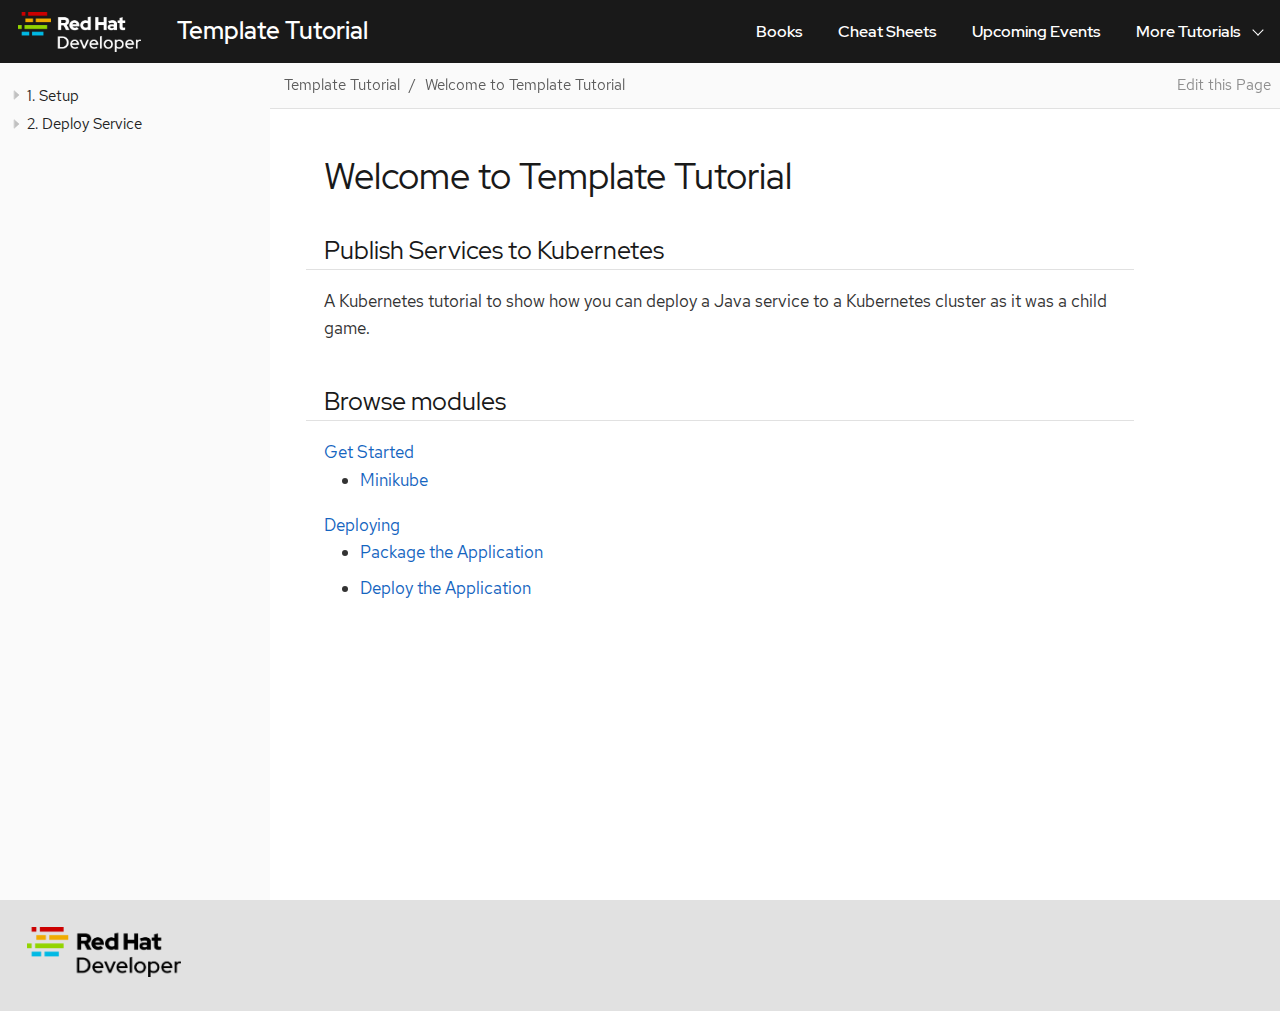
<file: template-tutorial/1.0.x/index.html>
<!DOCTYPE html>
<html lang="en">
  <head>
    <meta charset="utf-8">
    <meta name="viewport" content="width=device-width,initial-scale=1">
    <title>Welcome to Template Tutorial :: Template Tutorial</title>
    <link rel="canonical" href="https://redhat-developer-demos.github.io/template-tutorial/template-tutorial/1.0.x/index.html">
    <meta name="generator" content="Antora 2.2.0">
    <link rel="stylesheet" href="../../_/css/site.css">
  </head>
  <body class="article">
<header class="header">
  <nav class="navbar">
    <div class="navbar-brand">
      <a class="navbar-item" href="https://developers.redhat.com" target="_blank"><img src="../../_/img/NewRHDFullLogo_4-color_white-wordmark.png" height="40px" alt="Red Hat Developer Program"></a>
      <a class="navbar-item" style="font-size: 24px; color: white" href="https://redhat-developer-demos.github.io/template-tutorial">Template Tutorial</a>
      <button class="navbar-burger" data-target="topbar-nav">
        <span></span>
        <span></span>
        <span></span>
      </button>
    </div>
    <div id="topbar-nav" class="navbar-menu">
      <div class="navbar-end">
        <a class="navbar-item" href="https://developers.redhat.com/ebooks/" target="_blank">Books</a>
        <a class="navbar-item" href="https://developers.redhat.com/cheatsheets/" target="_blank">Cheat Sheets</a>
        <a class="navbar-item" href="https://developers.redhat.com/events/" target="_blank">Upcoming Events</a>
        <div class="navbar-item has-dropdown is-hoverable">
          <a class="navbar-link" href="#">More Tutorials</a>
          <div class="navbar-dropdown">
            <a class="navbar-item" href="https://redhat-developer-demos.github.io/kubernetes-tutorial/" target="_blank">Kubernetes</a>
            <a class="navbar-item" href="https://redhat-developer-demos.github.io/istio-tutorial/" target="_blank">Istio</a>
            <a class="navbar-item" href="https://redhat-developer-demos.github.io/quarkus-tutorial/" target="_blank">Quarkus</a>
            <a class="navbar-item" href="https://redhat-developer-demos.github.io/knative-tutorial/" target="_blank">Knative</a>
            <a class="navbar-item" href="https://redhat-developer-demos.github.io/tekton-tutorial/" target="_blank">Tekton</a>
          </div>
        </div>
      </div>
    </div>
  </nav>
</header>
<div class="body">
<div class="nav-container" data-component="template-tutorial" data-version="1.0.x">
  <aside class="nav">
    <div class="panels">
<div class="nav-panel-menu is-active" data-panel="menu">
  <nav class="nav-menu">
    <h3 class="title"><a href="index.html"></a></h3>
<ul class="nav-list">
  <li class="nav-item" data-depth="0">
<ul class="nav-list">
  <li class="nav-item" data-depth="1">
    <button class="nav-item-toggle"></button>
    <a class="nav-link" href="01-setup.html">1. Setup</a>
<ul class="nav-list">
  <li class="nav-item" data-depth="2">
    <a class="nav-link" href="01-setup.html#prerequisite">Prerequisites</a>
  </li>
  <li class="nav-item" data-depth="2">
    <a class="nav-link" href="01-setup.html#minikube">Setup Minikube</a>
  </li>
</ul>
  </li>
  <li class="nav-item" data-depth="1">
    <button class="nav-item-toggle"></button>
    <a class="nav-link" href="02-deploy.html">2. Deploy Service</a>
<ul class="nav-list">
  <li class="nav-item" data-depth="2">
    <a class="nav-link" href="02-deploy.html#package">Build Service</a>
  </li>
  <li class="nav-item" data-depth="2">
    <a class="nav-link" href="02-deploy.html#deploy">Deploy Dervice</a>
  </li>
</ul>
  </li>
</ul>
  </li>
</ul>
  </nav>
</div>
    </div>
  </aside>
</div>
<main class="article">
<div class="toolbar" role="navigation">
<button class="nav-toggle"></button>
<nav class="breadcrumbs" aria-label="breadcrumbs">
  <ul>
    <li><a href="index.html">Template Tutorial</a></li>
    <li><a href="index.html">Welcome to Template Tutorial</a></li>
  </ul>
</nav>
  <div class="edit-this-page"><a href="https://github.com/redhat-developer-demos/rhd-tutorial-template/edit/master/documentation/modules/ROOT/pages/index.adoc">Edit this Page</a></div>
  </div>
  <div class="content">
<article class="doc">
<h1 class="page">Welcome to Template Tutorial</h1>
<div class="sect1 text-center strong">
<h2>Publish Services to Kubernetes</h2>
<div class="sectionbody">
<div class="paragraph">
<p>A Kubernetes tutorial to show how you can deploy a Java service to a Kubernetes cluster as it was a child game.</p>
</div>
</div>
</div>
<div class="sect1 tiles browse">
<h2>Browse modules</h2>
<div class="sectionbody">
<div class="ulist tile">
<div class="title"><a href="01-setup.html" class="page">Get Started</a></div>
<ul>
<li>
<p><a href="01-setup.html#minikube" class="page">Minikube</a></p>
</li>
</ul>
</div>
<div class="ulist tile">
<div class="title"><a href="02-deploy.html" class="page">Deploying</a></div>
<ul>
<li>
<p><a href="02-deploy.html#package" class="page">Package the Application</a></p>
</li>
<li>
<p><a href="02-deploy.html#deploy" class="page">Deploy the Application</a></p>
</li>
</ul>
</div>
</div>
</div>
</article>
<aside class="toc sidebar" data-title="Contents" data-levels="2">
  <div class="toc-menu"></div>
</aside>
  </div>
</main>
</div>
<footer class="footer">
  <a class="rhd-logo" href="https://developers.redhat.com" target="_blank"></div>
</footer>
<script src="../../_/js/vendor/clipboard.js"></script>
<script src="../../_/js/site.js"></script>
<script async src="../../_/js/vendor/highlight.js"></script>
  </body>
</html>
</file>
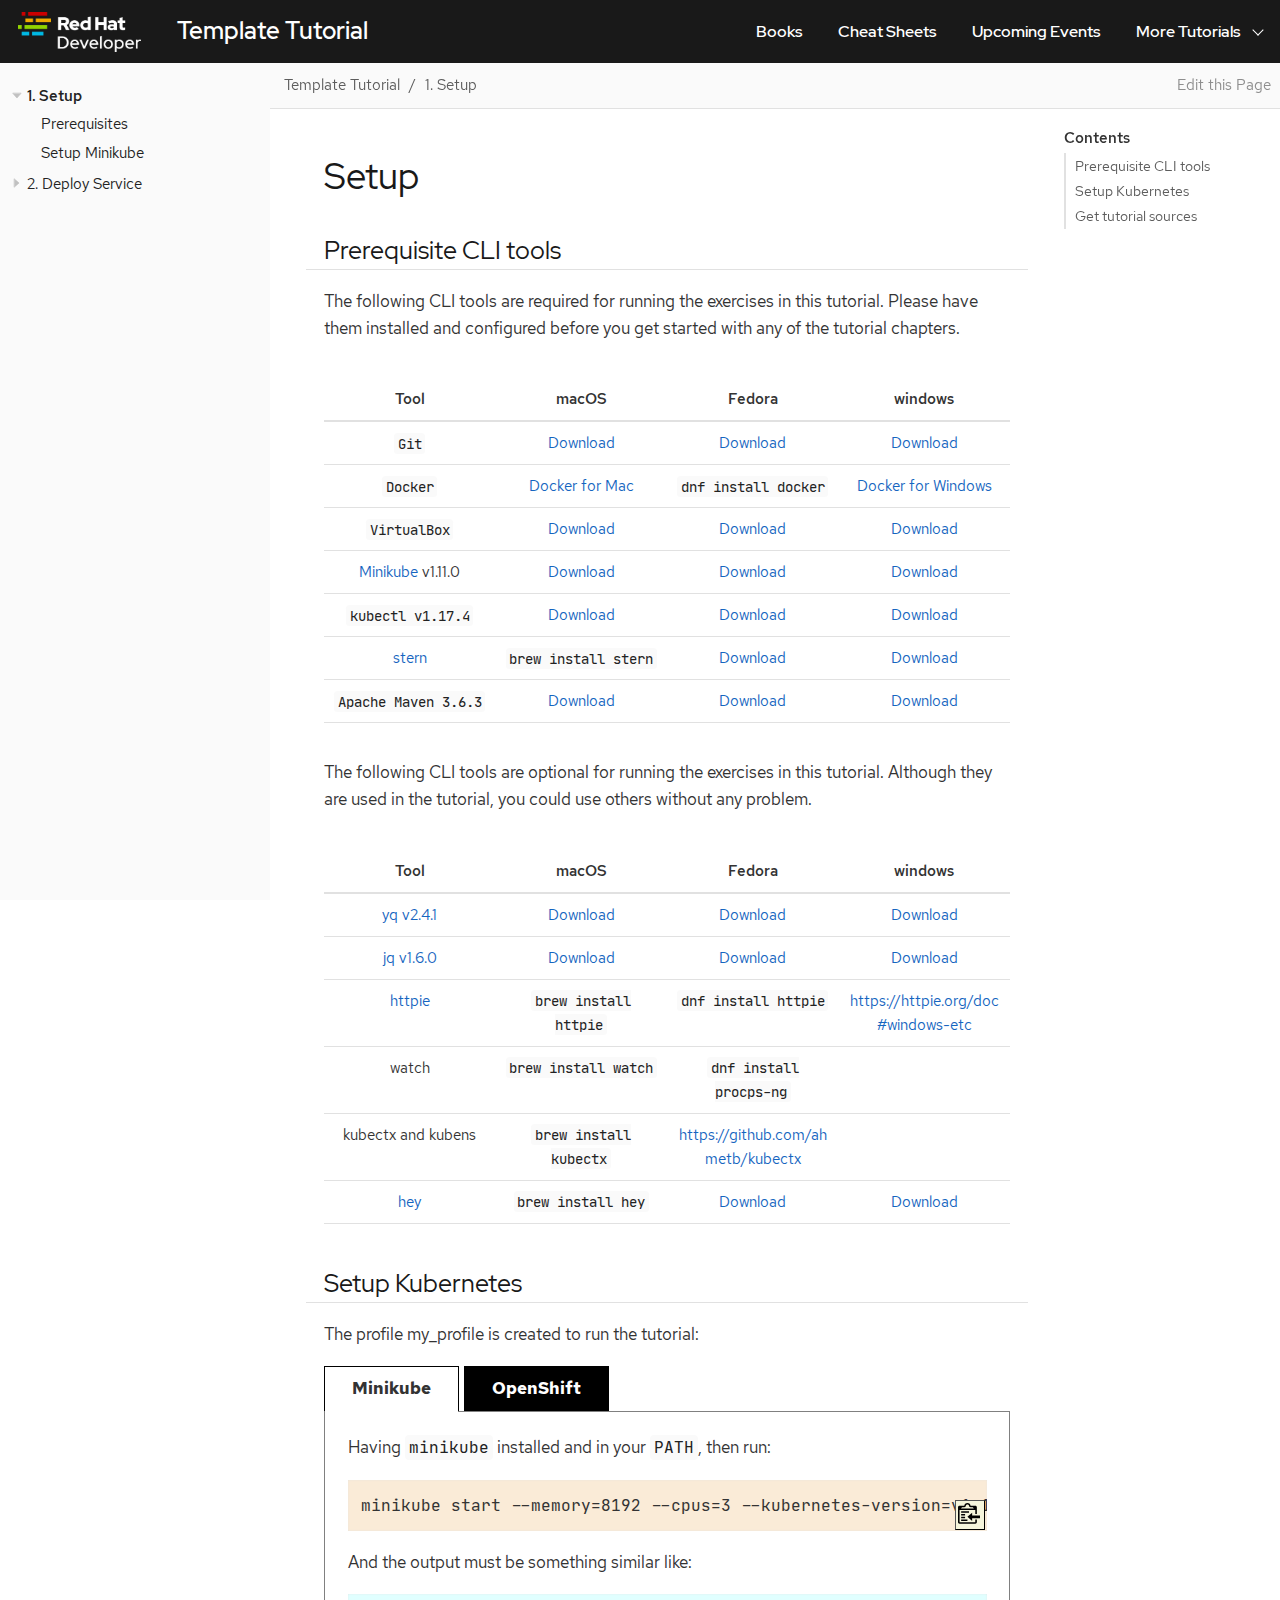
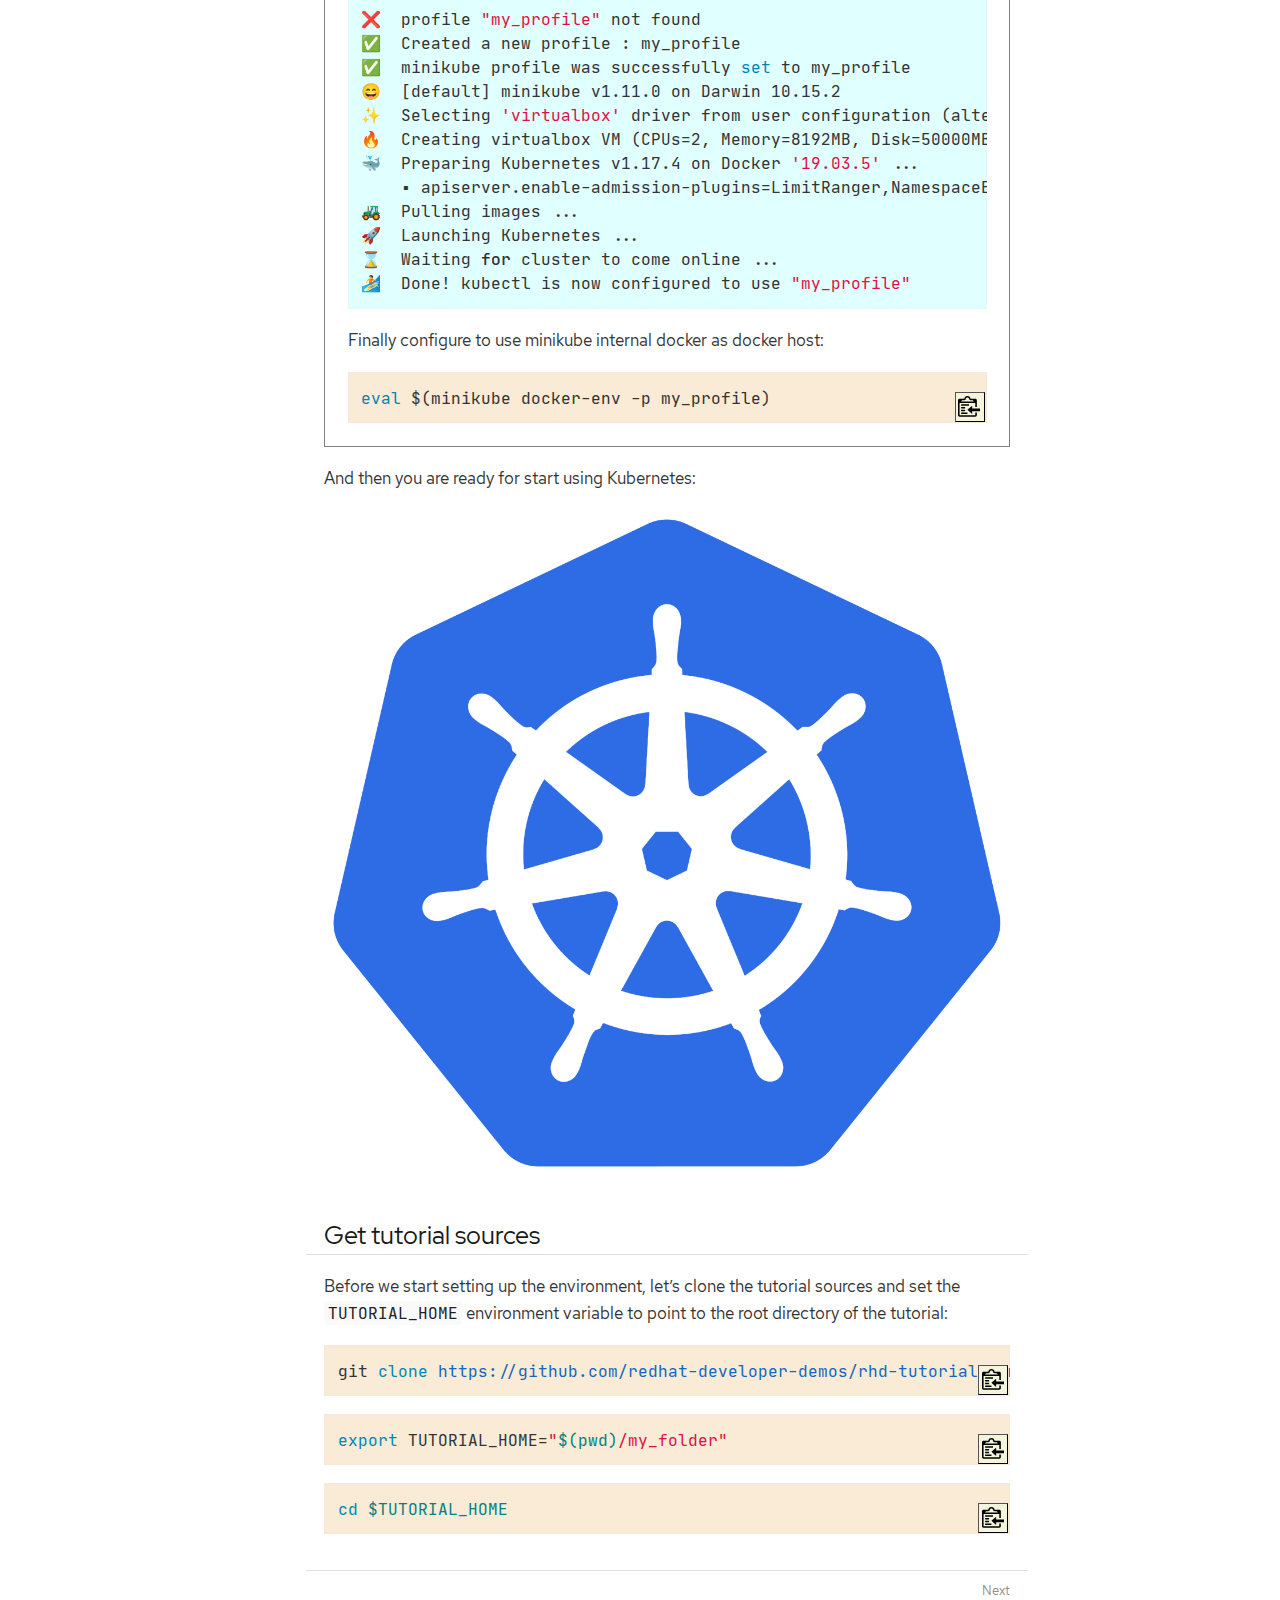
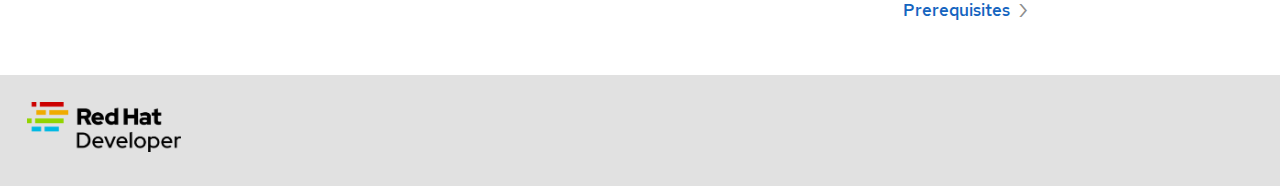
<file: template-tutorial/1.0.x/01-setup.html>
<!DOCTYPE html>
<html lang="en">
  <head>
    <meta charset="utf-8">
    <meta name="viewport" content="width=device-width,initial-scale=1">
    <title>Setup :: Template Tutorial</title>
    <link rel="canonical" href="https://redhat-developer-demos.github.io/template-tutorial/template-tutorial/1.0.x/01-setup.html">
    <link rel="next" href="#prerequisite">
    <meta name="generator" content="Antora 2.2.0">
    <link rel="stylesheet" href="../../_/css/site.css">
  </head>
  <body class="article">
<header class="header">
  <nav class="navbar">
    <div class="navbar-brand">
      <a class="navbar-item" href="https://developers.redhat.com" target="_blank"><img src="../../_/img/NewRHDFullLogo_4-color_white-wordmark.png" height="40px" alt="Red Hat Developer Program"></a>
      <a class="navbar-item" style="font-size: 24px; color: white" href="https://redhat-developer-demos.github.io/template-tutorial">Template Tutorial</a>
      <button class="navbar-burger" data-target="topbar-nav">
        <span></span>
        <span></span>
        <span></span>
      </button>
    </div>
    <div id="topbar-nav" class="navbar-menu">
      <div class="navbar-end">
        <a class="navbar-item" href="https://developers.redhat.com/ebooks/" target="_blank">Books</a>
        <a class="navbar-item" href="https://developers.redhat.com/cheatsheets/" target="_blank">Cheat Sheets</a>
        <a class="navbar-item" href="https://developers.redhat.com/events/" target="_blank">Upcoming Events</a>
        <div class="navbar-item has-dropdown is-hoverable">
          <a class="navbar-link" href="#">More Tutorials</a>
          <div class="navbar-dropdown">
            <a class="navbar-item" href="https://redhat-developer-demos.github.io/kubernetes-tutorial/" target="_blank">Kubernetes</a>
            <a class="navbar-item" href="https://redhat-developer-demos.github.io/istio-tutorial/" target="_blank">Istio</a>
            <a class="navbar-item" href="https://redhat-developer-demos.github.io/quarkus-tutorial/" target="_blank">Quarkus</a>
            <a class="navbar-item" href="https://redhat-developer-demos.github.io/knative-tutorial/" target="_blank">Knative</a>
            <a class="navbar-item" href="https://redhat-developer-demos.github.io/tekton-tutorial/" target="_blank">Tekton</a>
          </div>
        </div>
      </div>
    </div>
  </nav>
</header>
<div class="body">
<div class="nav-container" data-component="template-tutorial" data-version="1.0.x">
  <aside class="nav">
    <div class="panels">
<div class="nav-panel-menu is-active" data-panel="menu">
  <nav class="nav-menu">
    <h3 class="title"><a href="index.html"></a></h3>
<ul class="nav-list">
  <li class="nav-item" data-depth="0">
<ul class="nav-list">
  <li class="nav-item is-current-page" data-depth="1">
    <button class="nav-item-toggle"></button>
    <a class="nav-link" href="01-setup.html">1. Setup</a>
<ul class="nav-list">
  <li class="nav-item" data-depth="2">
    <a class="nav-link" href="#prerequisite">Prerequisites</a>
  </li>
  <li class="nav-item" data-depth="2">
    <a class="nav-link" href="#minikube">Setup Minikube</a>
  </li>
</ul>
  </li>
  <li class="nav-item" data-depth="1">
    <button class="nav-item-toggle"></button>
    <a class="nav-link" href="02-deploy.html">2. Deploy Service</a>
<ul class="nav-list">
  <li class="nav-item" data-depth="2">
    <a class="nav-link" href="02-deploy.html#package">Build Service</a>
  </li>
  <li class="nav-item" data-depth="2">
    <a class="nav-link" href="02-deploy.html#deploy">Deploy Dervice</a>
  </li>
</ul>
  </li>
</ul>
  </li>
</ul>
  </nav>
</div>
    </div>
  </aside>
</div>
<main class="article">
<div class="toolbar" role="navigation">
<button class="nav-toggle"></button>
<nav class="breadcrumbs" aria-label="breadcrumbs">
  <ul>
    <li><a href="index.html">Template Tutorial</a></li>
    <li><a href="01-setup.html">1. Setup</a></li>
  </ul>
</nav>
  <div class="edit-this-page"><a href="https://github.com/redhat-developer-demos/rhd-tutorial-template/edit/master/documentation/modules/ROOT/pages/01-setup.adoc">Edit this Page</a></div>
  </div>
  <div class="content">
<article class="doc">
<h1 class="page">Setup</h1>
<div class="sect1">
<h2 id="prerequisite"><a class="anchor" href="#prerequisite"></a>Prerequisite CLI tools</h2>
<div class="sectionbody">
<div class="paragraph">
<p>The following CLI tools are required for running the exercises in this tutorial.
Please have them installed and configured before you get started with any of the tutorial chapters.</p>
</div>
<table class="tableblock frame-all grid-all stretch">
<colgroup>
<col style="width: 25%;">
<col style="width: 25%;">
<col style="width: 25%;">
<col style="width: 25%;">
</colgroup>
<thead>
<tr>
<th class="tableblock halign-center valign-top"><strong>Tool</strong></th>
<th class="tableblock halign-center valign-top"><strong>macOS</strong></th>
<th class="tableblock halign-center valign-top"><strong>Fedora</strong></th>
<th class="tableblock halign-center valign-top"><strong>windows</strong></th>
</tr>
</thead>
<tbody>
<tr>
<td class="tableblock halign-center valign-top"><p class="tableblock"><code>Git</code></p></td>
<td class="tableblock halign-center valign-top"><p class="tableblock"><a href="https://git-scm.com/download/mac">Download</a></p></td>
<td class="tableblock halign-center valign-top"><p class="tableblock"><a href="https://git-scm.com/download/win">Download</a></p></td>
<td class="tableblock halign-center valign-top"><p class="tableblock"><a href="https://git-scm.com/download/linux">Download</a></p></td>
</tr>
<tr>
<td class="tableblock halign-center valign-top"><p class="tableblock"><code>Docker</code></p></td>
<td class="tableblock halign-center valign-top"><p class="tableblock"><a href="https://docs.docker.com/docker-for-mac/install">Docker for Mac</a></p></td>
<td class="tableblock halign-center valign-top"><p class="tableblock"><code>dnf install docker</code></p></td>
<td class="tableblock halign-center valign-top"><p class="tableblock"><a href="https://docs.docker.com/docker-for-windows/install">Docker for Windows</a></p></td>
</tr>
<tr>
<td class="tableblock halign-center valign-top"><p class="tableblock"><code>VirtualBox</code></p></td>
<td class="tableblock halign-center valign-top"><p class="tableblock"><a href="https://download.virtualbox.org/virtualbox/6.1.6/VirtualBox-6.1.6-137129-OSX.dmg">Download</a></p></td>
<td class="tableblock halign-center valign-top"><p class="tableblock"><a href="https://download.virtualbox.org/virtualbox/6.1.6/VirtualBox-6.1.6-137129-Win.exe">Download</a></p></td>
<td class="tableblock halign-center valign-top"><p class="tableblock"><a href="https://www.virtualbox.org/wiki/Linux_Downloads">Download</a></p></td>
</tr>
<tr>
<td class="tableblock halign-center valign-top"><p class="tableblock"><a href="https://kubernetes.io/docs/tasks/tools/install-minikube">Minikube</a> v1.11.0</p></td>
<td class="tableblock halign-center valign-top"><p class="tableblock"><a href="https://github.com/kubernetes/minikube/releases/download/v1.11.0/minikube-darwin-amd64">Download</a></p></td>
<td class="tableblock halign-center valign-top"><p class="tableblock"><a href="https://github.com/kubernetes/minikube/releases/download/v1.11.0/minikube-windows-amd64.exe">Download</a></p></td>
<td class="tableblock halign-center valign-top"><p class="tableblock"><a href="https://github.com/kubernetes/minikube/releases/download/v1.11.0/minikube-linux-amd64">Download</a></p></td>
</tr>
<tr>
<td class="tableblock halign-center valign-top"><p class="tableblock"><code>kubectl v1.17.4</code></p></td>
<td class="tableblock halign-center valign-top"><p class="tableblock"><a href="https://storage.googleapis.com/kubernetes-release/release/v1.17.4/bin/darwin/amd64/kubectl">Download</a></p></td>
<td class="tableblock halign-center valign-top"><p class="tableblock"><a href="https://storage.googleapis.com/kubernetes-release/release/v1.17.4/bin/linux/amd64/kubectl">Download</a></p></td>
<td class="tableblock halign-center valign-top"><p class="tableblock"><a href="https://storage.googleapis.com/kubernetes-release/release/v1.17.4/bin/windows/amd64/kubectl.exe">Download</a></p></td>
</tr>
<tr>
<td class="tableblock halign-center valign-top"><p class="tableblock"><a href="https://github.com/wercker/stern">stern</a></p></td>
<td class="tableblock halign-center valign-top"><p class="tableblock"><code>brew install stern</code></p></td>
<td class="tableblock halign-center valign-top"><p class="tableblock"><a href="https://github.com/wercker/stern/releases/download/1.6.0/stern_linux_amd64">Download</a></p></td>
<td class="tableblock halign-center valign-top"><p class="tableblock"><a href="https://github.com/wercker/stern/releases/download/1.11.0/stern_windows_amd64.exe">Download</a></p></td>
</tr>
<tr>
<td class="tableblock halign-center valign-top"><p class="tableblock"><code>Apache Maven 3.6.3</code></p></td>
<td class="tableblock halign-center valign-top"><p class="tableblock"><a href="https://archive.apache.org/dist/maven/maven-3/3.6.3/binaries/apache-maven-3.6.3-bin.tar.gz">Download</a></p></td>
<td class="tableblock halign-center valign-top"><p class="tableblock"><a href="https://archive.apache.org/dist/maven/maven-3/3.6.3/binaries/apache-maven-3.6.3-bin.zip">Download</a></p></td>
<td class="tableblock halign-center valign-top"><p class="tableblock"><a href="https://archive.apache.org/dist/maven/maven-3/3.6.3/binaries/apache-maven-3.6.3-bin.tar.gz">Download</a></p></td>
</tr>
</tbody>
</table>
<div class="paragraph">
<p>The following CLI tools are optional for running the exercises in this tutorial.
Although they are used in the tutorial, you could use others without any problem.</p>
</div>
<table class="tableblock frame-all grid-all stretch">
<colgroup>
<col style="width: 25%;">
<col style="width: 25%;">
<col style="width: 25%;">
<col style="width: 25%;">
</colgroup>
<thead>
<tr>
<th class="tableblock halign-center valign-top"><strong>Tool</strong></th>
<th class="tableblock halign-center valign-top"><strong>macOS</strong></th>
<th class="tableblock halign-center valign-top"><strong>Fedora</strong></th>
<th class="tableblock halign-center valign-top"><strong>windows</strong></th>
</tr>
</thead>
<tbody>
<tr>
<td class="tableblock halign-center valign-top"><p class="tableblock"><a href="https://github.com/mikefarah/yq">yq v2.4.1</a></p></td>
<td class="tableblock halign-center valign-top"><p class="tableblock"><a href="https://github.com/mikefarah/yq/releases/download/2.4.1/yq_darwin_amd64">Download</a></p></td>
<td class="tableblock halign-center valign-top"><p class="tableblock"><a href="https://github.com/mikefarah/yq/releases/download/2.4.1/yq_linux_amd64">Download</a></p></td>
<td class="tableblock halign-center valign-top"><p class="tableblock"><a href="https://github.com/mikefarah/yq/releases/download/2.4.1/yq_windows_amd64.exe">Download</a></p></td>
</tr>
<tr>
<td class="tableblock halign-center valign-top"><p class="tableblock"><a href="https://github.com/stedolan/jq">jq v1.6.0</a></p></td>
<td class="tableblock halign-center valign-top"><p class="tableblock"><a href="https://github.com/stedolan/jq/releases/download/jq-1.6/jq-osx-amd64">Download</a></p></td>
<td class="tableblock halign-center valign-top"><p class="tableblock"><a href="https://github.com/stedolan/jq/releases/download/jq-1.6/jq-linux64">Download</a></p></td>
<td class="tableblock halign-center valign-top"><p class="tableblock"><a href="https://github.com/stedolan/jq/releases/download/jq-1.6/jq-win64.exe">Download</a></p></td>
</tr>
<tr>
<td class="tableblock halign-center valign-top"><p class="tableblock"><a href="https://httpie.org/">httpie</a></p></td>
<td class="tableblock halign-center valign-top"><p class="tableblock"><code>brew install httpie</code></p></td>
<td class="tableblock halign-center valign-top"><p class="tableblock"><code>dnf install httpie</code></p></td>
<td class="tableblock halign-center valign-top"><p class="tableblock"><a href="https://httpie.org/doc#windows-etc" class="bare">https://httpie.org/doc#windows-etc</a></p></td>
</tr>
<tr>
<td class="tableblock halign-center valign-top"><p class="tableblock">watch</p></td>
<td class="tableblock halign-center valign-top"><p class="tableblock"><code>brew install watch</code></p></td>
<td class="tableblock halign-center valign-top"><p class="tableblock"><code>dnf install procps-ng</code></p></td>
<td class="tableblock halign-center valign-top"></td>
</tr>
<tr>
<td class="tableblock halign-center valign-top"><p class="tableblock">kubectx and kubens</p></td>
<td class="tableblock halign-center valign-top"><p class="tableblock"><code>brew install kubectx</code></p></td>
<td class="tableblock halign-center valign-top"><p class="tableblock"><a href="https://github.com/ahmetb/kubectx" class="bare">https://github.com/ahmetb/kubectx</a></p></td>
<td class="tableblock halign-center valign-top"></td>
</tr>
<tr>
<td class="tableblock halign-center valign-top"><p class="tableblock"><a href="https://github.com/rakyll/hey">hey</a></p></td>
<td class="tableblock halign-center valign-top"><p class="tableblock"><code>brew install hey</code></p></td>
<td class="tableblock halign-center valign-top"><p class="tableblock"><a href="https://storage.googleapis.com/jblabs/dist/hey_linux_v0.1.2">Download</a></p></td>
<td class="tableblock halign-center valign-top"><p class="tableblock"><a href="https://storage.googleapis.com/jblabs/dist/hey_win_v0.1.2.exe">Download</a></p></td>
</tr>
</tbody>
</table>
</div>
</div>
<div class="sect1">
<h2 id="minikube"><a class="anchor" href="#minikube"></a>Setup Kubernetes</h2>
<div class="sectionbody">
<div class="paragraph">
<p>The profile my_profile is created to run the tutorial:</p>
</div>
<div class="tabset is-loading">
<div class="ulist tabs">
<ul>
<li>
<p><a id="tabset1_minikube"></a>Minikube</p>
</li>
<li>
<p><a id="tabset1_openshift"></a>OpenShift</p>
</li>
</ul>
</div>
<div class="content">
<div class="tab-pane" aria-labelledby="tabset1_minikube">
<div class="paragraph">
<p>Having <code>minikube</code> installed and in your <code>PATH</code>, then run:</p>
</div>
<div class="listingblock console-input">
<div class="content">
<pre class="highlightjs highlight"><code class="language-bash hljs" data-lang="bash">minikube start --memory=8192 --cpus=3 --kubernetes-version=v1.17.4 --vm-driver=virtualbox -p my_profile</code></pre>
</div>
</div>
<div class="paragraph">
<p>And the output must be something similar like:</p>
</div>
<div class="listingblock console-output">
<div class="content">
<pre class="highlightjs highlight"><code class="language-bash hljs" data-lang="bash">❌  profile "my_profile" not found
✅  Created a new profile : my_profile
✅  minikube profile was successfully set to my_profile
😄  [default] minikube v1.11.0 on Darwin 10.15.2
✨  Selecting 'virtualbox' driver from user configuration (alternates: [hyperkit])
🔥  Creating virtualbox VM (CPUs=2, Memory=8192MB, Disk=50000MB) ...
🐳  Preparing Kubernetes v1.17.4 on Docker '19.03.5' ...
    ▪ apiserver.enable-admission-plugins=LimitRanger,NamespaceExists,NamespaceLifecycle,ResourceQuota,ServiceAccount,DefaultStorageClass,MutatingAdmissionWebhook
🚜  Pulling images ...
🚀  Launching Kubernetes ...
⌛  Waiting for cluster to come online ...
🏄  Done! kubectl is now configured to use "my_profile"</code></pre>
</div>
</div>
<div class="paragraph">
<p>Finally configure to use minikube internal docker as docker host:</p>
</div>
<div class="listingblock console-input">
<div class="content">
<pre class="highlightjs highlight"><code class="language-bash hljs" data-lang="bash">eval $(minikube docker-env -p my_profile)</code></pre>
</div>
</div>
</div>
<div class="tab-pane" aria-labelledby="tabset1_openshift">
<div class="paragraph">
<p>To run OpenShift4, you need to have one provisioned using <a href="https://try.openshift.com">try.openshift.com</a> or can use any existing OpenShift4 cluster.
Once you have your cluster, you can download the latest OpenShift client(oc) from <a href="https://mirror.openshift.com/pub/openshift-v4/clients/ocp/latest/">here</a> and add to your path.</p>
</div>
<div class="listingblock">
<div class="content">
<pre>oc version</pre>
</div>
</div>
<div class="paragraph">
<p>You can check the OpenShift version using:</p>
</div>
<div class="listingblock console-input">
<div class="content">
<pre class="highlightjs highlight"><code class="language-bash hljs" data-lang="bash">oc version</code></pre>
</div>
</div>
<div class="paragraph">
<p>The output should show oc version &gt;=4.2:</p>
</div>
<div class="listingblock console-output">
<div class="content">
<pre class="highlightjs highlight"><code class="language-bash hljs" data-lang="bash">Client Version: openshift-clients-4.3.0-201910250623-88-g6a937dfe
Kubernetes Version: v1.17.4</code></pre>
</div>
</div>
<div class="paragraph">
<p>Then login into the cluster and run:</p>
</div>
<div class="listingblock console-input">
<div class="content">
<pre class="highlightjs highlight"><code class="language-bash hljs" data-lang="bash">oc new-project my_profile</code></pre>
</div>
</div>
</div>
</div>
</div>
<div class="paragraph">
<p>And then you are ready for start using Kubernetes:</p>
</div>
<div class="imageblock">
<div class="content">
<img src="_images/kubelogo.png" alt="kubelogo">
</div>
</div>
</div>
</div>
<div class="sect1">
<h2 id="downloadtutorial"><a class="anchor" href="#downloadtutorial"></a>Get tutorial sources</h2>
<div class="sectionbody">
<div class="paragraph">
<p>Before we start setting up the environment, let’s clone the tutorial sources and set the <code>TUTORIAL_HOME</code> environment variable to point to the root directory of the tutorial:</p>
</div>
<div class="listingblock console-input">
<div class="content">
<pre class="highlightjs highlight"><code class="language-bash hljs" data-lang="bash">git clone <a href="https://github.com/redhat-developer-demos/rhd-tutorial-common.git" class="bare">https://github.com/redhat-developer-demos/rhd-tutorial-common.git</a> my_folder</code></pre>
</div>
</div>
<div class="listingblock console-input">
<div class="content">
<pre class="highlightjs highlight"><code class="language-bash hljs" data-lang="bash">export TUTORIAL_HOME="$(pwd)/my_folder"</code></pre>
</div>
</div>
<div class="listingblock console-input">
<div class="content">
<pre class="highlightjs highlight"><code class="language-bash hljs" data-lang="bash">cd $TUTORIAL_HOME</code></pre>
</div>
</div>
</div>
</div>
<nav class="pagination">
  <span class="next"><a href="#prerequisite">Prerequisites</a></span>
</nav>
</article>
<aside class="toc sidebar" data-title="Contents" data-levels="2">
  <div class="toc-menu"></div>
</aside>
  </div>
</main>
</div>
<footer class="footer">
  <a class="rhd-logo" href="https://developers.redhat.com" target="_blank"></div>
</footer>
<script src="../../_/js/vendor/clipboard.js"></script>
<script src="../../_/js/site.js"></script>
<script async src="../../_/js/vendor/highlight.js"></script>
  </body>
</html>
</file>
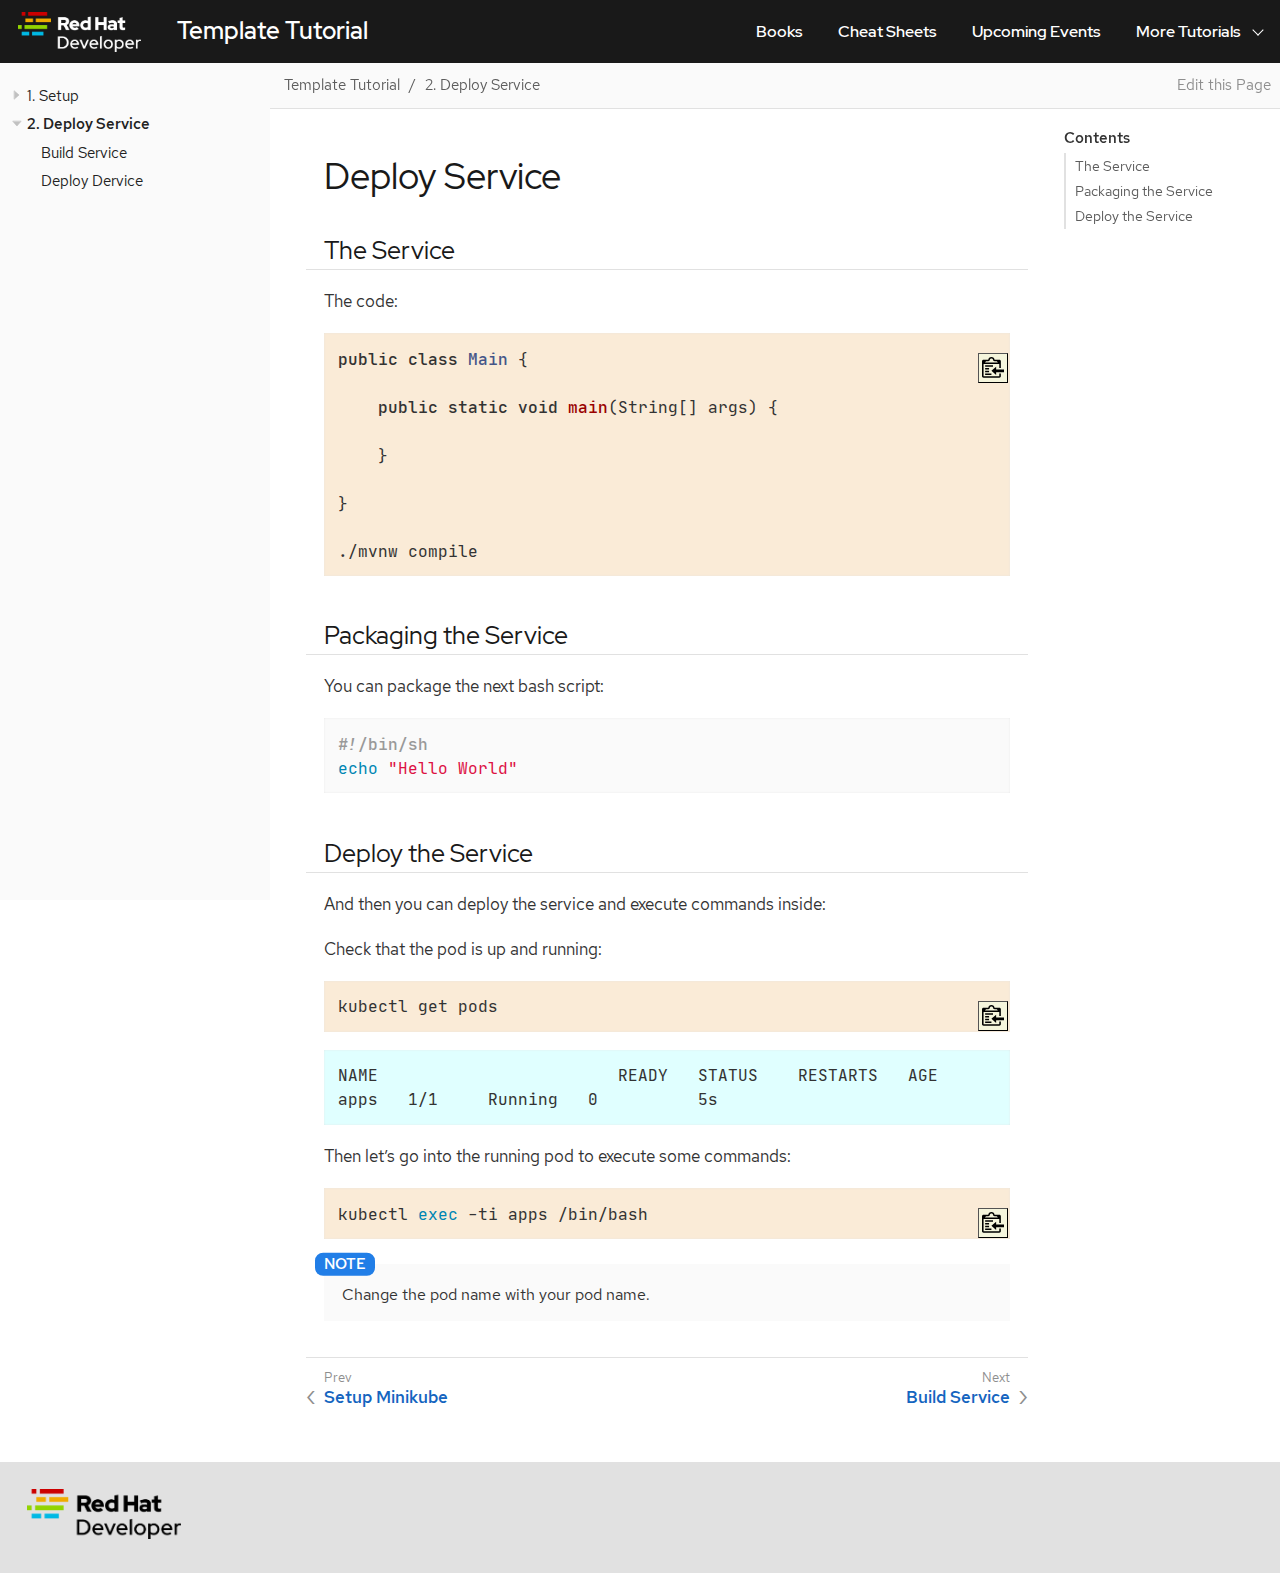
<file: template-tutorial/1.0.x/02-deploy.html>
<!DOCTYPE html>
<html lang="en">
  <head>
    <meta charset="utf-8">
    <meta name="viewport" content="width=device-width,initial-scale=1">
    <title>Deploy Service :: Template Tutorial</title>
    <link rel="canonical" href="https://redhat-developer-demos.github.io/template-tutorial/template-tutorial/1.0.x/02-deploy.html">
    <link rel="prev" href="01-setup.html#minikube">
    <link rel="next" href="#package">
    <meta name="generator" content="Antora 2.2.0">
    <link rel="stylesheet" href="../../_/css/site.css">
  </head>
  <body class="article">
<header class="header">
  <nav class="navbar">
    <div class="navbar-brand">
      <a class="navbar-item" href="https://developers.redhat.com" target="_blank"><img src="../../_/img/NewRHDFullLogo_4-color_white-wordmark.png" height="40px" alt="Red Hat Developer Program"></a>
      <a class="navbar-item" style="font-size: 24px; color: white" href="https://redhat-developer-demos.github.io/template-tutorial">Template Tutorial</a>
      <button class="navbar-burger" data-target="topbar-nav">
        <span></span>
        <span></span>
        <span></span>
      </button>
    </div>
    <div id="topbar-nav" class="navbar-menu">
      <div class="navbar-end">
        <a class="navbar-item" href="https://developers.redhat.com/ebooks/" target="_blank">Books</a>
        <a class="navbar-item" href="https://developers.redhat.com/cheatsheets/" target="_blank">Cheat Sheets</a>
        <a class="navbar-item" href="https://developers.redhat.com/events/" target="_blank">Upcoming Events</a>
        <div class="navbar-item has-dropdown is-hoverable">
          <a class="navbar-link" href="#">More Tutorials</a>
          <div class="navbar-dropdown">
            <a class="navbar-item" href="https://redhat-developer-demos.github.io/kubernetes-tutorial/" target="_blank">Kubernetes</a>
            <a class="navbar-item" href="https://redhat-developer-demos.github.io/istio-tutorial/" target="_blank">Istio</a>
            <a class="navbar-item" href="https://redhat-developer-demos.github.io/quarkus-tutorial/" target="_blank">Quarkus</a>
            <a class="navbar-item" href="https://redhat-developer-demos.github.io/knative-tutorial/" target="_blank">Knative</a>
            <a class="navbar-item" href="https://redhat-developer-demos.github.io/tekton-tutorial/" target="_blank">Tekton</a>
          </div>
        </div>
      </div>
    </div>
  </nav>
</header>
<div class="body">
<div class="nav-container" data-component="template-tutorial" data-version="1.0.x">
  <aside class="nav">
    <div class="panels">
<div class="nav-panel-menu is-active" data-panel="menu">
  <nav class="nav-menu">
    <h3 class="title"><a href="index.html"></a></h3>
<ul class="nav-list">
  <li class="nav-item" data-depth="0">
<ul class="nav-list">
  <li class="nav-item" data-depth="1">
    <button class="nav-item-toggle"></button>
    <a class="nav-link" href="01-setup.html">1. Setup</a>
<ul class="nav-list">
  <li class="nav-item" data-depth="2">
    <a class="nav-link" href="01-setup.html#prerequisite">Prerequisites</a>
  </li>
  <li class="nav-item" data-depth="2">
    <a class="nav-link" href="01-setup.html#minikube">Setup Minikube</a>
  </li>
</ul>
  </li>
  <li class="nav-item is-current-page" data-depth="1">
    <button class="nav-item-toggle"></button>
    <a class="nav-link" href="02-deploy.html">2. Deploy Service</a>
<ul class="nav-list">
  <li class="nav-item" data-depth="2">
    <a class="nav-link" href="#package">Build Service</a>
  </li>
  <li class="nav-item" data-depth="2">
    <a class="nav-link" href="#deploy">Deploy Dervice</a>
  </li>
</ul>
  </li>
</ul>
  </li>
</ul>
  </nav>
</div>
    </div>
  </aside>
</div>
<main class="article">
<div class="toolbar" role="navigation">
<button class="nav-toggle"></button>
<nav class="breadcrumbs" aria-label="breadcrumbs">
  <ul>
    <li><a href="index.html">Template Tutorial</a></li>
    <li><a href="02-deploy.html">2. Deploy Service</a></li>
  </ul>
</nav>
  <div class="edit-this-page"><a href="https://github.com/redhat-developer-demos/rhd-tutorial-template/edit/master/documentation/modules/ROOT/pages/02-deploy.adoc">Edit this Page</a></div>
  </div>
  <div class="content">
<article class="doc">
<h1 class="page">Deploy Service</h1>
<div class="sect1">
<h2 id="service"><a class="anchor" href="#service"></a>The Service</h2>
<div class="sectionbody">
<div class="paragraph">
<p>The code:</p>
</div>
<div class="listingblock lines_7 console-input">
<div class="content">
<pre class="highlightjs highlight"><code class="language-java hljs" data-lang="java">public class Main {

    public static void main(String[] args) {

    }

}

./mvnw compile</code></pre>
</div>
</div>
</div>
</div>
<div class="sect1">
<h2 id="package"><a class="anchor" href="#package"></a>Packaging the Service</h2>
<div class="sectionbody">
<div class="paragraph">
<p>You can package the next bash script:</p>
</div>
<div class="listingblock">
<div class="content">
<pre class="highlightjs highlight"><code class="language-bash hljs" data-lang="bash">#!/bin/sh
echo "Hello World"</code></pre>
</div>
</div>
</div>
</div>
<div class="sect1">
<h2 id="deploy"><a class="anchor" href="#deploy"></a>Deploy the Service</h2>
<div class="sectionbody">
<div class="paragraph">
<p>And then you can deploy the service and execute commands inside:</p>
</div>
<div class="paragraph">
<p>Check that the pod is up and running:</p>
</div>
<div class="listingblock lines_space console-input">
<div class="content">
<pre class="highlightjs highlight"><code class="language-bash hljs" data-lang="bash">kubectl get pods</code></pre>
</div>
</div>
<div class="listingblock console-output">
<div class="content">
<pre class="highlightjs highlight"><code class="language-bash hljs" data-lang="bash">NAME                        READY   STATUS    RESTARTS   AGE
apps   1/1     Running   0          5s</code></pre>
</div>
</div>
<div class="paragraph">
<p>Then let&#8217;s go into the running pod to execute some commands:</p>
</div>
<div class="listingblock console-input">
<div class="content">
<pre class="highlightjs highlight"><code class="language-bash hljs" data-lang="bash">kubectl exec -ti apps /bin/bash</code></pre>
</div>
</div>
<div class="admonitionblock note">
<table>
<tr>
<td class="icon">
<i class="fa icon-note" title="Note"></i>
</td>
<td class="content">
Change the pod name with your pod name.
</td>
</tr>
</table>
</div>
</div>
</div>
<nav class="pagination">
  <span class="prev"><a href="01-setup.html#minikube">Setup Minikube</a></span>
  <span class="next"><a href="#package">Build Service</a></span>
</nav>
</article>
<aside class="toc sidebar" data-title="Contents" data-levels="2">
  <div class="toc-menu"></div>
</aside>
  </div>
</main>
</div>
<footer class="footer">
  <a class="rhd-logo" href="https://developers.redhat.com" target="_blank"></div>
</footer>
<script src="../../_/js/vendor/clipboard.js"></script>
<script src="../../_/js/site.js"></script>
<script async src="../../_/js/vendor/highlight.js"></script>
  </body>
</html>
</file>
<file: _/css/site.css>
@font-face{font-family:RedHatText;font-style:normal;font-weight:400;src:url(../font/RedHatText-Regular.woff) format("woff")}@font-face{font-family:RedHatText;font-style:italic;font-weight:400;src:url(../font/RedHatText-Italic.woff) format("woff")}@font-face{font-family:RedHatText;font-style:normal;font-weight:500;src:url(../font/RedHatText-Medium.woff) format("woff")}@font-face{font-family:RedHatText;font-style:italic;font-weight:500;src:url(../font/RedHatText-MediumItalic.woff) format("woff")}@font-face{font-family:RedHatText;font-style:normal;font-weight:700;src:url(../font/RedHatText-Bold.woff) format("woff")}@font-face{font-family:RedHatText;font-style:italic;font-weight:700;src:url(../font/RedHatText-BoldItalic.woff) format("woff")}@font-face{font-family:RedHatDisplay;font-style:normal;font-weight:400;src:url(../font/RedHatDisplay-Regular.woff) format("woff")}@font-face{font-family:RedHatDisplay;font-style:italic;font-weight:400;src:url(../font/RedHatDisplay-Italic.woff) format("woff")}@font-face{font-family:RedHatDisplay;font-style:normal;font-weight:500;src:url(../font/RedHatDisplay-Medium.woff) format("woff")}@font-face{font-family:RedHatDisplay;font-style:italic;font-weight:500;src:url(../font/RedHatDisplay-MediumItalic.woff) format("woff")}@font-face{font-family:RedHatDisplay;font-style:normal;font-weight:700;src:url(../font/RedHatDisplay-Bold.woff) format("woff")}@font-face{font-family:RedHatDisplay;font-style:italic;font-weight:700;src:url(../font/RedHatDisplay-BoldItalic.woff) format("woff")}@font-face{font-family:RedHatDisplay;font-style:normal;font-weight:900;src:url(../font/RedHatDisplay-Black.woff) format("woff")}@font-face{font-family:RedHatDisplay;font-style:italic;font-weight:900;src:url(../font/RedHatDisplay-BlackItalic.woff) format("woff")}@font-face{font-family:JetBrainsMono;font-style:normal;font-weight:400;src:url(../font/JetBrainsMono-Regular.woff) format("woff")}@font-face{font-family:JetBrainsMono;font-style:italic;font-weight:400;src:url(../font/JetBrainsMono-Italic.woff) format("woff")}@font-face{font-family:JetBrainsMono;font-style:normal;font-weight:500;src:url(../font/JetBrainsMono-Medium.woff) format("woff")}@font-face{font-family:JetBrainsMono;font-style:italic;font-weight:500;src:url(../font/JetBrainsMono-Medium-Italic.woff) format("woff")}@font-face{font-family:JetBrainsMono;font-style:normal;font-weight:700;src:url(../font/JetBrainsMono-Bold.woff) format("woff")}@font-face{font-family:JetBrainsMono;font-style:italic;font-weight:700;src:url(../font/JetBrainsMono-Bold-Italic.woff) format("woff")}@font-face{font-family:JetBrainsMono;font-style:normal;font-weight:900;src:url(../font/JetBrainsMono-ExtraBold.woff) format("woff")}@font-face{font-family:JetBrainsMono;font-style:italic;font-weight:900;src:url(../font/JetBrainsMono-ExtraBold-Italic.woff) format("woff")}body,html{height:100%}*,::after,::before{-webkit-box-sizing:inherit;box-sizing:inherit}html{-webkit-box-sizing:border-box;box-sizing:border-box;font-size:1.0625em;-webkit-text-size-adjust:100%}@media screen and (min-width:1024px){html{font-size:1.125em}}body{background:#fff;color:#222;font-family:RedHatText,sans-serif;line-height:1.15;margin:0}a{text-decoration:none}a:hover{text-decoration:underline}a:active{background-color:none}code,kbd,pre{font-family:JetBrainsMono,monospace}b,dt,strong,th{font-weight:500}em em{font-style:normal}strong strong{font-weight:400}button{cursor:pointer;font-family:inherit;font-size:1em;line-height:1.15;margin:0}button::-moz-focus-inner{border:none;padding:0}.body{word-wrap:break-word}@media screen and (min-width:1024px){.body{display:-webkit-box;display:-ms-flexbox;display:flex}}.nav-container{position:fixed;top:3.5rem;left:0;width:100%;font-size:.94444rem;z-index:1;visibility:hidden}@media screen and (min-width:769px){.nav-container{width:15rem}}@media screen and (min-width:1024px){.nav-container{font-size:.86111rem;-webkit-box-flex:0;-ms-flex:none;flex:none;position:static;top:0;visibility:visible}}.nav-container.is-active{visibility:visible}.nav{background:#fafafa;position:relative;top:2.5rem;height:calc(100vh - 6rem)}@media screen and (min-width:769px){.nav{-webkit-box-shadow:.5px 0 3px #c1c1c1;box-shadow:.5px 0 3px #c1c1c1}}@media screen and (min-width:1024px){.nav{top:3.5rem;-webkit-box-shadow:none;box-shadow:none;position:sticky;height:calc(100vh - 3.5rem)}}.nav .panels{display:-webkit-box;display:-ms-flexbox;display:flex;-webkit-box-orient:vertical;-webkit-box-direction:normal;-ms-flex-direction:column;flex-direction:column;height:inherit}html.is-clipped--nav{overflow-y:hidden}.nav-panel-menu{overflow-y:scroll;display:-webkit-box;display:-ms-flexbox;display:flex;-webkit-box-orient:vertical;-webkit-box-direction:normal;-ms-flex-direction:column;flex-direction:column;height:calc(100vh - 8.5rem)}@media screen and (min-width:1024px){.nav-panel-menu{height:calc(100vh - 6rem)}}.nav-panel-menu:not(.is-active) .nav-menu{opacity:.75}.nav-panel-menu:not(.is-active)::after{content:"";background:rgba(0,0,0,.5);display:block;position:absolute;top:0;right:0;bottom:0;left:0}.nav-panel-explore .components,.nav-panel-menu{scrollbar-width:thin;scrollbar-color:#c1c1c1 transparent}.nav-panel-explore .components::-webkit-scrollbar,.nav-panel-menu::-webkit-scrollbar{width:.25rem}.nav-panel-explore .components::-webkit-scrollbar-thumb,.nav-panel-menu::-webkit-scrollbar-thumb{background-color:#c1c1c1}.nav-menu{-webkit-box-flex:1;-ms-flex-positive:1;flex-grow:1;min-height:0;width:100%;padding:.5rem .75rem;line-height:1.35;position:relative}.nav-menu h3.title{color:#424242;font-size:inherit;font-weight:500;margin:0;padding:.25em 0 .125em}.nav-menu a{color:inherit}.nav-list{margin:0 0 0 .75rem;padding:0}.nav-menu>.nav-list{margin-bottom:.5rem}.nav-item{list-style:none;margin-top:.5em}.nav-item-toggle~.nav-list{padding-bottom:.125rem}.nav-item[data-depth="0"]>.nav-list:first-child{display:block;margin:0}.nav-item:not(.is-active)>.nav-list{display:none}.nav-item-toggle{background:transparent url(../img/caret.svg) no-repeat 50%/50%;border:none;outline:none;line-height:inherit;position:absolute;height:1.35em;width:1.35em;margin-top:-.05em;margin-left:-1.35em}.nav-item.is-active>.nav-item-toggle{-webkit-transform:rotate(90deg);transform:rotate(90deg)}.is-current-page>.nav-link,.is-current-page>.nav-text{font-weight:500}.nav-panel-explore{background:#fafafa;-webkit-box-orient:vertical;-webkit-box-direction:normal;-ms-flex-direction:column;flex-direction:column;position:absolute;right:0;bottom:0;left:0;max-height:calc(50% + 2.5rem)}.nav-panel-explore,.nav-panel-explore .context{display:-webkit-box;display:-ms-flexbox;display:flex}.nav-panel-explore .context{font-size:.83333rem;-ms-flex-negative:0;flex-shrink:0;color:#5d5d5d;-webkit-box-shadow:0 -1px 0 #e1e1e1;box-shadow:0 -1px 0 #e1e1e1;padding:0 .25rem 0 .5rem;-webkit-box-align:center;-ms-flex-align:center;align-items:center;-webkit-box-pack:justify;-ms-flex-pack:justify;justify-content:space-between;cursor:pointer;line-height:1;height:2.5rem}.nav-panel-explore .context .version{background-image:url(../img/chevron.svg);background-repeat:no-repeat;background-position:right .5rem top 50%;background-size:auto .75em;padding:0 1.5rem 0 0}.nav-panel-explore .components{line-height:1.6;-webkit-box-flex:1;-ms-flex-positive:1;flex-grow:1;-webkit-box-shadow:inset 0 1px 5px #e1e1e1;box-shadow:inset 0 1px 5px #e1e1e1;background:#f0f0f0;padding:.5rem .75rem 0;margin:0;overflow-y:scroll;max-height:100%;display:block}.nav-panel-explore:not(.is-active) .components{display:none}.nav-panel-explore .component{display:block}.nav-panel-explore .component+.component{margin-top:.5rem}.nav-panel-explore .component:last-child{margin-bottom:.75rem}.nav-panel-explore .component .title{font-weight:500}.nav-panel-explore .versions{display:-webkit-box;display:-ms-flexbox;display:flex;-ms-flex-wrap:wrap;flex-wrap:wrap;list-style:none;padding-left:0;margin-top:-.25rem;line-height:1}.nav-panel-explore .component .version{display:block;margin:.375rem .375rem 0 0}.nav-panel-explore .component .version a{border:1px solid #c1c1c1;border-radius:.25rem;color:inherit;opacity:.75;white-space:nowrap;padding:.125em .25em;display:inherit}.nav-panel-explore .component .is-current a{border-color:currentColor;opacity:.9;font-weight:500}@media screen and (max-width:1023px){aside.toc.sidebar{display:none}}@media screen and (min-width:1024px){main{-webkit-box-flex:1;-ms-flex:auto;flex:auto;min-width:0}main>.content{display:-webkit-box;display:-ms-flexbox;display:flex}aside.toc.embedded{display:none}aside.toc.sidebar{-webkit-box-flex:0;-ms-flex:0 0 9rem;flex:0 0 9rem}}@media screen and (min-width:1216px){aside.toc.sidebar{-ms-flex-preferred-size:12rem;flex-basis:12rem}}.toolbar{color:#5d5d5d;-webkit-box-align:center;-ms-flex-align:center;align-items:center;background-color:#fafafa;-webkit-box-shadow:0 1px 0 #e1e1e1;box-shadow:0 1px 0 #e1e1e1;display:-webkit-box;display:-ms-flexbox;display:flex;font-size:.83333rem;height:2.5rem;-webkit-box-pack:start;-ms-flex-pack:start;justify-content:flex-start;position:sticky;top:3.5rem;z-index:2}.toolbar a{color:inherit}.nav-toggle{background:url(../img/menu.svg) no-repeat 50% 47.5%;background-size:49%;border:none;outline:none;line-height:inherit;height:2.5rem;padding:0;width:2.5rem;margin-right:-.25rem}@media screen and (min-width:1024px){.nav-toggle{display:none}}.nav-toggle.is-active{background-image:url(../img/back.svg);background-size:41.5%}.home-link{background:url(../img/home-o.svg) no-repeat 50% 45%;background-size:50%;display:block;height:2.5rem;padding:0;width:2.5rem}.home-link.is-current,.home-link:hover{background-image:url(../img/home.svg)}.edit-this-page{display:none;padding-right:.5rem}@media screen and (min-width:1024px){.edit-this-page{display:block}}.toolbar .edit-this-page a{color:#8e8e8e}.breadcrumbs{display:none;-webkit-box-flex:1;-ms-flex:1 1;flex:1 1;padding:0 .5rem 0 .75rem;line-height:1.35}@media screen and (min-width:1024px){.breadcrumbs{display:block}}a+.breadcrumbs{padding-left:.05rem}.breadcrumbs ul{display:-webkit-box;display:-ms-flexbox;display:flex;-ms-flex-wrap:wrap;flex-wrap:wrap;margin:0;padding:0;list-style:none}.breadcrumbs li{display:inline;margin:0}.breadcrumbs li::after{content:"/";padding:0 .5rem}.breadcrumbs li:last-of-type::after{content:none}.page-versions{display:none;margin-right:.7rem;position:relative;line-height:1}@media screen and (min-width:1024px){.page-versions{display:block}}.page-versions .version-menu-toggle{color:inherit;background:url(../img/chevron.svg) no-repeat;background-position:right .5rem top 50%;background-size:auto .75em;border:none;outline:none;line-height:inherit;padding:.5rem 1.5rem .5rem .5rem;position:relative;z-index:3}.page-versions .version-menu{border:1px solid transparent;background-color:#f0f0f0;padding:1.25rem .5rem .5rem;position:absolute;top:0;left:0;width:100%}.page-versions:not(.is-active) .version-menu{display:none}.page-versions .version{display:block;padding-top:.5rem}.page-versions .version.is-current{display:none}.page-versions .version.is-missing{color:#8e8e8e;font-style:italic;text-decoration:none}.toc-menu{color:#5d5d5d}.toc.sidebar .toc-menu{margin-right:.75rem;position:sticky;top:6rem}.toc .toc-menu h3{color:#333;font-size:.88889rem;font-weight:500;line-height:1.3;margin:0 -.5px;padding-bottom:.25rem}.toc.sidebar .toc-menu h3{display:-webkit-box;display:-ms-flexbox;display:flex;-webkit-box-orient:vertical;-webkit-box-direction:normal;-ms-flex-direction:column;flex-direction:column;height:2.5rem;-webkit-box-pack:end;-ms-flex-pack:end;justify-content:flex-end}.toc .toc-menu ul{font-size:.83333rem;line-height:1.2;list-style:none;margin:0;padding:0}.toc.sidebar .toc-menu ul{max-height:calc(100vh - 8.5rem);overflow-y:auto;scrollbar-width:none}.toc .toc-menu ul::-webkit-scrollbar{width:0}@media screen and (min-width:1024px){.toc .toc-menu h3{font-size:.83333rem}.toc .toc-menu ul{font-size:.75rem}}.toc .toc-menu li{margin:0}.toc .toc-menu li[data-level="2"] a{padding-left:1.25rem}.toc .toc-menu li[data-level="3"] a{padding-left:2rem}.toc .toc-menu a{color:inherit;border-left:2px solid #e1e1e1;display:inline-block;padding:.25rem 0 .25rem .5rem;text-decoration:none}.sidebar.toc .toc-menu a{display:block;outline:none}.toc .toc-menu a:hover{color:#1565c0}.toc .toc-menu a.is-active{border-left-color:#1565c0;color:#333}.sidebar.toc .toc-menu a:focus{background:#fafafa}.toc .toc-menu .is-hidden-toc{display:none!important}.doc{color:#333;font-size:inherit;-webkit-hyphens:auto;-ms-hyphens:auto;hyphens:auto;line-height:1.6;margin:0 auto;max-width:40rem;padding:0 1rem 4rem}@media screen and (min-width:1024px){.doc{font-size:.94444rem;margin:0 2rem;max-width:46rem;min-width:0}}.doc h1,.doc h2,.doc h3,.doc h4,.doc h5,.doc h6{color:#191919;font-family:RedHatDisplay,sans-serif;font-weight:400;-webkit-hyphens:none;-ms-hyphens:none;hyphens:none;line-height:1.3;margin:1rem 0 0}.doc>h1.page:first-child{font-size:2rem;margin:1.5rem 0}@media screen and (min-width:769px){.doc>h1.page:first-child{margin-top:2.5rem}}#preamble+.sect1,.doc .sect1+.sect1{margin-top:2rem}.doc h1.sect0{background:#f0f0f0;font-size:1.8em;margin:1.5rem -1rem 0;padding:.5rem 1rem}.doc h2:not(.discrete){border-bottom:1px solid #e1e1e1;margin-left:-1rem;margin-right:-1rem;padding:.4rem 1rem .1rem}.doc h3:not(.discrete){font-weight:500}.doc h1 .anchor,.doc h2 .anchor,.doc h3 .anchor,.doc h4 .anchor,.doc h5 .anchor,.doc h6 .anchor{position:absolute;text-decoration:none;width:1.75ex;margin-left:-1.5ex;visibility:hidden;font-size:.8em;font-weight:400;padding-top:.05em}.doc h1 .anchor::before,.doc h2 .anchor::before,.doc h3 .anchor::before,.doc h4 .anchor::before,.doc h5 .anchor::before,.doc h6 .anchor::before{content:"\00a7"}.doc h1:hover .anchor,.doc h2:hover .anchor,.doc h3:hover .anchor,.doc h4:hover .anchor,.doc h5:hover .anchor,.doc h6:hover .anchor{visibility:visible}.doc p{margin:0}.doc .tableblock p{font-size:inherit}.doc a{color:#1565c0}.doc a:hover{color:#104d92}.doc a.unresolved{color:#d32f2f}.doc i.fa{font-style:normal}.doc p code,.doc thead code{color:#222;background:#fafafa;border-radius:.25em;font-size:.95em;padding:.125em .25em}.doc pre{font-size:.88889rem;line-height:1.5;margin:0}.doc blockquote{margin:0}.doc .right{float:right}.doc .left{float:left}.doc .underline{text-decoration:underline}.doc .line-through{text-decoration:line-through}.doc .dlist,.doc .exampleblock,.doc .imageblock,.doc .listingblock,.doc .literalblock,.doc .olist,.doc .paragraph,.doc .partintro,.doc .quoteblock,.doc .sidebarblock,.doc .ulist,.doc .verseblock{margin:1rem 0 0}.doc table.tableblock{border-collapse:collapse;font-size:.83333rem;margin:2rem 0}.doc table.stretch{width:100%}.doc table.tableblock thead th{border-bottom:2.5px solid #e1e1e1;padding:.5rem}.doc table.tableblock>:not(thead) th,.doc table.tableblock td{border-top:1px solid #e1e1e1;border-bottom:1px solid #e1e1e1;padding:.5rem}.doc .halign-left{text-align:left}.doc .halign-right{text-align:right}.doc .halign-center{text-align:center}.doc .valign-top{vertical-align:top}.doc .valign-bottom{vertical-align:bottom}.doc .valign-middle{vertical-align:middle}.doc .admonitionblock{margin:1.4rem 0 0}.doc .admonitionblock p,.doc .admonitionblock td.content{font-size:.88889rem}.doc .admonitionblock td.content>:first-child{margin:0}.doc .admonitionblock pre{font-size:.83333rem}.doc .admonitionblock>table{border-collapse:collapse;table-layout:fixed;position:relative;width:100%}.doc .admonitionblock td.content{padding:1rem 1rem .75rem;background:#fafafa;width:100%}.doc .admonitionblock .icon{position:absolute;top:0;left:0;font-size:.83333rem;padding:0 .5rem;height:1.25rem;line-height:1;font-weight:500;text-transform:uppercase;border-radius:.45rem;-webkit-transform:translate(-.5rem,-50%);transform:translate(-.5rem,-50%)}.doc .admonitionblock.caution .icon{background-color:#a0439c;color:#fff}.doc .admonitionblock.important .icon{background-color:#d32f2f;color:#fff}.doc .admonitionblock.note .icon{background-color:#217ee7;color:#fff}.doc .admonitionblock.tip .icon{background-color:#41af46;color:#fff}.doc .admonitionblock.warning .icon{background-color:#e18114;color:#fff}.doc .admonitionblock .icon i{display:-webkit-inline-box;display:-ms-inline-flexbox;display:inline-flex;-webkit-box-align:center;-ms-flex-align:center;align-items:center;height:100%}.doc .admonitionblock .icon i::after{content:attr(title)}.doc .imageblock{display:-webkit-box;display:-ms-flexbox;display:flex;-webkit-box-orient:vertical;-webkit-box-direction:normal;-ms-flex-direction:column;flex-direction:column;-webkit-box-align:center;-ms-flex-align:center;align-items:center}.doc .imageblock img{display:block}.doc .image>img,.doc .imageblock img{height:auto;max-width:100%}#preamble .abstract blockquote{background:#f0f0f0;border-left:5px solid #e1e1e1;color:#4a4a4a;font-size:.88889rem;padding:.75em 1em}.doc .quoteblock{background:#fafafa;border-left:5px solid #5d5d5d;color:#5d5d5d;padding:.25rem 2rem 1.25rem}.doc .quoteblock .attribution{color:#8e8e8e;font-size:.83333rem;margin-top:.75rem}.doc .quoteblock blockquote{margin-top:1rem}.doc .quoteblock .paragraph{font-style:italic}.doc .quoteblock cite{padding-left:1em}.doc table.tableblock .paragraph{margin:0;padding:0}.doc .olist .admonitionblock,.doc .ulist .admonitionblock,.doc table.tableblock .admonitionblock{padding:0}.doc ol,.doc ul{margin:0;padding:0 0 0 2rem}.doc ol.arabic{list-style-type:decimal}.doc ol.decimal{list-style-type:decimal-leading-zero}.doc ol.loweralpha{list-style-type:lower-alpha}.doc ol.upperalpha{list-style-type:upper-alpha}.doc ol.lowerroman{list-style-type:lower-roman}.doc ol.upperroman{list-style-type:upper-roman}.doc ol.lowergreek{list-style-type:lower-greek}.doc ul.checklist{padding-left:.5rem;list-style:none}.doc ul.checklist p>i.fa-check-square-o:first-child,.doc ul.checklist p>i.fa-square-o:first-child{display:-webkit-inline-box;display:-ms-inline-flexbox;display:inline-flex;-webkit-box-pack:center;-ms-flex-pack:center;justify-content:center;width:1.25rem}.doc ul.checklist i.fa-check-square-o::before{content:"\2713"}.doc ul.checklist i.fa-square-o::before{content:"\274f"}.doc .dlist .dlist,.doc .dlist .olist,.doc .dlist .ulist,.doc .olist .dlist,.doc .olist .olist,.doc .olist .ulist,.doc .ulist .dlist,.doc .ulist .olist,.doc .ulist .ulist{margin-top:.5rem}.doc .olist li,.doc .ulist li{margin-bottom:.5rem}.doc .admonitionblock .listingblock,.doc .olist .listingblock,.doc .ulist .listingblock{padding:0}.doc .admonitionblock .title,.doc .exampleblock .title,.doc .imageblock .title,.doc .listingblock .title,.doc .literalblock .title,.doc .openblock .title,.doc .tableblock caption{color:#5d5d5d;font-size:.88889rem;font-weight:500;font-style:italic;-webkit-hyphens:none;-ms-hyphens:none;hyphens:none;letter-spacing:.01em;padding-bottom:.075rem;text-align:left}.doc .imageblock .title{margin-top:.5rem;padding-bottom:0}.doc .admonitionblock .title+.paragraph{margin-top:0}.doc .exampleblock>.content{background:#fff;border:.25rem solid #5d5d5d;border-radius:.5rem;padding:.75rem}.doc .exampleblock>.content>:first-child{margin-top:0}.doc .sidebarblock{background:#e1e1e1;border-radius:.75rem;padding:.75rem 1.5rem}.doc .sidebarblock>.content>.title{font-size:1.25rem;font-weight:500;line-height:1.3;margin-bottom:-.3em;text-align:center}.doc .sidebarblock>.content>:not(.title):first-child{margin-top:0}.doc .listingblock.wrap pre,.doc .tableblock pre{white-space:pre-wrap}.doc pre.highlight code,.doc pre:not(.highlight){background:#fafafa;-webkit-box-shadow:inset 0 0 1.75px #e1e1e1;box-shadow:inset 0 0 1.75px #e1e1e1;display:block;overflow-x:auto;padding:.75rem}.doc pre.highlight{position:relative}.doc .listingblock code[data-lang]::before{content:attr(data-lang);display:none;color:#c1c1c1;font-size:.75rem;letter-spacing:.05em;line-height:1;text-transform:uppercase;position:absolute;top:.25rem;right:.25rem}.doc .listingblock:hover code[data-lang]::before{display:block}.doc .dlist dt{font-style:italic}.doc .dlist dd{margin:0 0 .3rem 1.5rem}.doc .colist{font-size:.88889rem;margin:.25rem 0 -.25rem}.doc .colist>table>tbody>tr>:first-child,.doc .colist>table>tr>:first-child{padding:.25em .5rem 0;vertical-align:top}.doc .colist>table>tbody>tr>:last-child,.doc .colist>table>tr>:last-child{padding:.25rem 0}.doc .conum[data-value]{border:1px solid;border-radius:100%;display:inline-block;font-family:RedHatText,sans-serif;font-size:.75rem;font-style:normal;height:1.25em;line-height:1.2;text-align:center;width:1.25em;letter-spacing:-.25ex;text-indent:-.25ex}.doc .conum[data-value]::after{content:attr(data-value)}.doc .conum[data-value]+b{display:none}.doc b.button{white-space:nowrap}.doc b.button::before{content:"[";padding-right:.25em}.doc b.button::after{content:"]";padding-left:.25em}.doc kbd{display:inline-block;font-size:.66667rem;background:#fafafa;border:1px solid #c1c1c1;border-radius:.25em;-webkit-box-shadow:0 1px 0 #c1c1c1,0 0 0 .1em #fff inset;box-shadow:0 1px 0 #c1c1c1,inset 0 0 0 .1em #fff;padding:.25em .5em;vertical-align:text-bottom;white-space:nowrap}.doc .keyseq,.doc kbd{line-height:1}.doc .keyseq{font-size:.88889rem}.doc .keyseq kbd{margin:0 .125em}.doc .keyseq kbd:first-child{margin-left:0}.doc .keyseq kbd:last-child{margin-right:0}.doc .menuseq i.caret::before{content:"\203a";font-size:1.1em;font-weight:500;line-height:.90909}.doc .icon i::after,.doc .menuseq,.doc .path,.doc a.bare,.doc b.button,.doc code,.doc kbd{-webkit-hyphens:none;-ms-hyphens:none;hyphens:none}.doc td.tableblock,.doc th.tableblock{word-break:break-word}nav.pagination{border-top:1px solid #e1e1e1;line-height:1;margin:2rem -1rem -1rem;padding:.75rem 1rem 0}nav.pagination,nav.pagination span{display:-webkit-box;display:-ms-flexbox;display:flex}nav.pagination span{-webkit-box-flex:50%;-ms-flex:50%;flex:50%;-webkit-box-orient:vertical;-webkit-box-direction:normal;-ms-flex-direction:column;flex-direction:column}nav.pagination .prev{padding-right:.5rem}nav.pagination .next{margin-left:auto;padding-left:.5rem;text-align:right}nav.pagination span::before{color:#8e8e8e;font-size:.75em;padding-bottom:.1em}nav.pagination .prev::before{content:"Prev"}nav.pagination .next::before{content:"Next"}nav.pagination a{font-weight:500;line-height:1.3;position:relative}nav.pagination a::after,nav.pagination a::before{color:#8e8e8e;font-weight:400;font-size:1.5em;line-height:.75;position:absolute;top:0;width:1rem}nav.pagination .prev a::before{content:"\2039";-webkit-transform:translateX(-100%);transform:translateX(-100%)}nav.pagination .next a::after{content:"\203a"}html.is-clipped--navbar{overflow-y:hidden}body{padding-top:3.5rem}.navbar{background:#191919;color:#fff;font-family:RedHatDisplay,sans-serif;font-size:.88889rem;font-weight:500;height:3.5rem;position:fixed;top:0;width:100%;word-wrap:break-word;z-index:4}.navbar a{text-decoration:none}.navbar-brand .navbar-item:first-child,.navbar-brand .navbar-item:first-child a{color:#fff;font-size:1.22222rem}.navbar-brand .separator{padding:0 .375rem}@media screen and (min-width:1024px){.navbar-end .navbar-link,.navbar-end>.navbar-item{color:#fff}.navbar-end .navbar-link:hover,.navbar-end>a.navbar-item:hover{background:#000;color:#fff}.navbar-end .navbar-link::after{border-color:#fff}.navbar-item.has-dropdown:hover .navbar-link{background:#000;color:#fff}}.navbar-brand{-webkit-box-align:stretch;-ms-flex-align:stretch;align-items:stretch;display:-webkit-box;display:-ms-flexbox;display:flex;-ms-flex-negative:0;flex-shrink:0;height:3.5rem}.navbar-burger{color:#fff;background:none;border:none;outline:none;line-height:1;height:3.5rem;position:relative;width:2.75rem;margin-left:auto;padding:0}.navbar-burger span{background:#fff;display:block;height:1px;left:50%;margin-left:-7px;position:absolute;top:50%;width:15px}.navbar-burger span:first-child{margin-top:-6px}.navbar-burger span:nth-child(2){margin-top:-1px}.navbar-burger span:nth-child(3){margin-top:4px}.navbar-burger.is-active span:first-child{margin-left:-5px;-webkit-transform:rotate(45deg);transform:rotate(45deg);-webkit-transform-origin:left top;transform-origin:left top}.navbar-burger.is-active span:nth-child(2){opacity:0}.navbar-burger.is-active span:nth-child(3){margin-left:-5px;-webkit-transform:rotate(-45deg);transform:rotate(-45deg);-webkit-transform-origin:left bottom;transform-origin:left bottom}.navbar-menu{display:none}.navbar-item,.navbar-link{color:#222;display:block;line-height:1.6;padding:.5rem 1rem;position:relative}.navbar-item{-webkit-box-flex:0;-ms-flex:none;flex:none}.navbar-item.has-dropdown{padding:0}.navbar-item .icon{width:1.1rem;height:1.1rem;display:block}.navbar-link{padding-right:2.5em}.navbar-dropdown .navbar-item{padding-left:1.5rem;padding-right:1.5rem}.navbar-divider{background-color:#e1e1e1;border:none;height:1px;margin:.25rem 0}@media screen and (max-width:1023px){.navbar-brand .navbar-item{-webkit-box-align:center;-ms-flex-align:center;align-items:center;display:-webkit-box;display:-ms-flexbox;display:flex}.navbar-menu{background:#fff;padding:.5rem 0}.navbar-menu.is-active{display:block;-webkit-box-shadow:0 8px 16px rgba(10,10,10,.1);box-shadow:0 8px 16px rgba(10,10,10,.1);max-height:calc(100vh - 6rem);overflow-y:auto}.navbar-menu .navbar-link:hover,.navbar-menu a.navbar-item:hover{background-color:#f5f5f5}}@media screen and (min-width:1024px){.navbar,.navbar-end,.navbar-menu{-webkit-box-align:stretch;-ms-flex-align:stretch;align-items:stretch;display:-webkit-box;display:-ms-flexbox;display:flex}.navbar-burger{display:none}.navbar-item,.navbar-link{-webkit-box-align:center;-ms-flex-align:center;align-items:center;display:-webkit-box;display:-ms-flexbox;display:flex}.navbar-item.has-dropdown{-webkit-box-align:stretch;-ms-flex-align:stretch;align-items:stretch}.navbar-item.is-hoverable:hover .navbar-dropdown{display:block}.navbar-link::after{border-width:0 0 1px 1px;border-style:solid;content:" ";display:block;height:.5em;pointer-events:none;position:absolute;-webkit-transform:rotate(-45deg);transform:rotate(-45deg);width:.5em;margin-top:-.375em;right:1.125em;top:50%}.navbar-menu{-webkit-box-flex:1;-ms-flex-positive:1;flex-grow:1}.navbar-end{-webkit-box-pack:end;-ms-flex-pack:end;justify-content:flex-end;margin-left:auto}.navbar-dropdown{background-color:#fff;border:1px solid #e1e1e1;border-top:none;border-radius:0 0 .25rem .25rem;display:none;top:100%;left:0;min-width:100%;position:absolute}.navbar-dropdown .navbar-item{padding:.5rem 1rem;white-space:nowrap}.navbar-dropdown .navbar-item:last-child{border-radius:inherit}.navbar-dropdown a.navbar-item{padding-right:3rem}.navbar-dropdown.is-right{left:auto;right:0}.navbar-dropdown a.navbar-item:hover{background-color:#f5f5f5}}.navbar .button{display:-webkit-inline-box;display:-ms-inline-flexbox;display:inline-flex;-webkit-box-align:center;-ms-flex-align:center;align-items:center;background:#fff;border:1px solid #e1e1e1;border-radius:.15rem;height:1.75rem;color:#222;padding:0 .75em;white-space:nowrap}footer.footer{background-color:#e1e1e1;color:#5d5d5d;font-size:.83333rem;line-height:1.6;padding:1.5rem}.footer p{margin:.5rem 0}.footer a{color:#191919}.footer .rhd-logo{content:url(../img/NewRHDFullLogo_4-color.png);height:50px}

/*! Adapted from the GitHub style by Vasily Polovnyov <vast@whiteants.net> */.hljs-comment,.hljs-quote{color:#998;font-style:italic}.hljs-keyword,.hljs-selector-tag,.hljs-subst{color:#333;font-weight:500}.hljs-literal,.hljs-number,.hljs-tag .hljs-attr,.hljs-template-variable,.hljs-variable{color:teal}.hljs-doctag,.hljs-string{color:#d14}.hljs-section,.hljs-selector-id,.hljs-title{color:#900;font-weight:500}.hljs-subst{font-weight:400}.hljs-class .hljs-title,.hljs-type{color:#458;font-weight:500}.hljs-attribute,.hljs-name,.hljs-tag{color:navy;font-weight:400}.hljs-link,.hljs-regexp{color:#009926}.hljs-bullet,.hljs-symbol{color:#990073}.hljs-built_in,.hljs-builtin-name{color:#0086b3}.hljs-meta{color:#999;font-weight:500}.hljs-deletion{background:#fdd}.hljs-addition{background:#dfd}.hljs-emphasis{font-style:italic}.hljs-strong{font-weight:500}@page{margin:.5in}@media print{.hide-for-print{display:none!important}html{font-size:.9375em}a{color:inherit!important;text-decoration:underline}a.bare,a[href^="#"],a[href^="mailto:"]{text-decoration:none}img,object,svg,tr{page-break-inside:avoid}thead{display:table-header-group}pre{-webkit-hyphens:none;-ms-hyphens:none;hyphens:none;white-space:pre-wrap}body{padding-top:2rem}.navbar{background:none;color:inherit;position:absolute}.navbar *{color:inherit!important}#topbar-nav,.nav-container,.toolbar{display:none}.doc{color:inherit;margin:auto;max-width:none;padding-bottom:2rem}.doc .listingblock code[data-lang]::before{display:block}footer.footer{background:none;border-top:1px solid #e1e1e1;color:#8e8e8e;padding:.5rem}.footer *{color:inherit}}.tabs ul{-ms-flex-wrap:wrap;flex-wrap:wrap;list-style:none;margin:0 -.25rem 0 0;padding:0}.tabs li,.tabs ul{display:-webkit-box;display:-ms-flexbox;display:flex}.tabs li{-webkit-box-align:center;-ms-flex-align:center;align-items:center;border:1px solid #000;border-bottom:0;cursor:pointer;font-weight:700;height:2.5rem;line-height:1;margin-right:.25rem;padding:0 1.5rem;position:relative}.tabs.ulist li{margin-bottom:0}.tabs li+li{margin-top:0}.tabset.is-loading .tabs li:not(:first-child),.tabset:not(.is-loading) .tabs li:not(.is-active){background-color:#000;color:#fff}.tabset.is-loading .tabs li:first-child::after,.tabs li.is-active::after{background-color:#fff;content:"";display:block;height:3px;position:absolute;bottom:-1.5px;left:0;right:0}.tabset>.content{border:1px solid grey;padding:1.25rem}.tabset.is-loading .tab-pane:not(:first-child),.tabset:not(.is-loading) .tab-pane:not(.is-active){display:none}.tab-pane>:first-child{margin-top:0}.doc .console-input pre.highlight code{background-color:#faebd7;padding-right:38px}.doc .console-output pre.highlight code{background-color:#e0ffff}.tooltipped{position:relative}.tooltipped::after{z-index:1000000;padding:.5em .75em;font:normal normal 11px/1.5 -apple-system,BlinkMacSystemFont,Segoe UI,Helvetica,Arial,sans-serif,Apple Color Emoji,Segoe UI Emoji,Segoe UI Symbol;-webkit-font-smoothing:subpixel-antialiased;color:#fff;text-align:center;text-decoration:none;text-shadow:none;text-transform:none;letter-spacing:normal;word-wrap:break-word;white-space:pre;content:attr(aria-label);background:#1b1f23;border-radius:3px}.tooltipped::after,.tooltipped::before{position:absolute;display:none;pointer-events:none;opacity:0}.tooltipped::before{z-index:1000001;width:0;height:0;color:#1b1f23;content:"";border:6px solid transparent}@-webkit-keyframes tooltip-appear{0%{opacity:0}to{opacity:1}}@keyframes tooltip-appear{0%{opacity:0}to{opacity:1}}.tooltipped:active::after,.tooltipped:active::before,.tooltipped:focus::after,.tooltipped:focus::before,.tooltipped:hover::after,.tooltipped:hover::before{display:inline-block;text-decoration:none;-webkit-animation-name:tooltip-appear;animation-name:tooltip-appear;-webkit-animation-duration:.1s;animation-duration:.1s;-webkit-animation-fill-mode:forwards;animation-fill-mode:forwards;-webkit-animation-timing-function:ease-in;animation-timing-function:ease-in;-webkit-animation-delay:.4s;animation-delay:.4s}.tooltipped-no-delay:active::after,.tooltipped-no-delay:active::before,.tooltipped-no-delay:focus::after,.tooltipped-no-delay:focus::before,.tooltipped-no-delay:hover::after,.tooltipped-no-delay:hover::before{-webkit-animation-delay:0s;animation-delay:0s}.tooltipped-multiline:active::after,.tooltipped-multiline:focus::after,.tooltipped-multiline:hover::after{display:table-cell}.tooltipped-s::after,.tooltipped-se::after,.tooltipped-sw::after{top:100%;right:50%;margin-top:6px}.tooltipped-s::before,.tooltipped-se::before,.tooltipped-sw::before{top:auto;right:50%;bottom:-7px;margin-right:-6px;border-bottom-color:#1b1f23}.tooltipped-se::after{right:auto;left:50%;margin-left:-16px}.tooltipped-sw::after{margin-right:-16px}.tooltipped-n::after,.tooltipped-ne::after,.tooltipped-nw::after{right:50%;bottom:100%;margin-bottom:6px}.tooltipped-n::before,.tooltipped-ne::before,.tooltipped-nw::before{top:-7px;right:50%;bottom:auto;margin-right:-6px;border-top-color:#1b1f23}.tooltipped-ne::after{right:auto;left:50%;margin-left:-16px}.tooltipped-nw::after{margin-right:-16px}.tooltipped-n::after,.tooltipped-s::after{-webkit-transform:translateX(50%);transform:translateX(50%)}.tooltipped-w::after{right:100%;bottom:50%;margin-right:6px;-webkit-transform:translateY(50%);transform:translateY(50%)}.tooltipped-w::before{top:50%;bottom:50%;left:-7px;margin-top:-6px;border-left-color:#1b1f23}.tooltipped-e::after{bottom:50%;left:100%;margin-left:6px;-webkit-transform:translateY(50%);transform:translateY(50%)}.tooltipped-e::before{top:50%;right:-7px;bottom:50%;margin-top:-6px;border-right-color:#1b1f23}.tooltipped-align-right-1::after,.tooltipped-align-right-2::after{right:0;margin-right:0}.tooltipped-align-right-1::before{right:10px}.tooltipped-align-right-2::before{right:15px}.tooltipped-align-left-1::after,.tooltipped-align-left-2::after{left:0;margin-left:0}.tooltipped-align-left-1::before{left:5px}.tooltipped-align-left-2::before{left:10px}.tooltipped-multiline::after{width:-webkit-max-content;width:-moz-max-content;width:max-content;max-width:250px;word-wrap:break-word;white-space:pre-line;border-collapse:separate}.tooltipped-multiline.tooltipped-n::after,.tooltipped-multiline.tooltipped-s::after{right:auto;left:50%;-webkit-transform:translateX(-50%);transform:translateX(-50%)}.tooltipped-multiline.tooltipped-e::after,.tooltipped-multiline.tooltipped-w::after{right:100%}@media screen and (min-width:0\0){.tooltipped-multiline::after{width:250px}}.tooltipped-sticky::after,.tooltipped-sticky::before{display:inline-block}.tooltipped-sticky.tooltipped-multiline::after{display:table-cell}.copy-button{background-color:beige;background-image:url(../img/clippy.svg);background-size:80% 80%;background-repeat:no-repeat;background-position:50%;border-width:1px;height:30px;width:30px;position:absolute;top:20px;right:2px}
</file>
